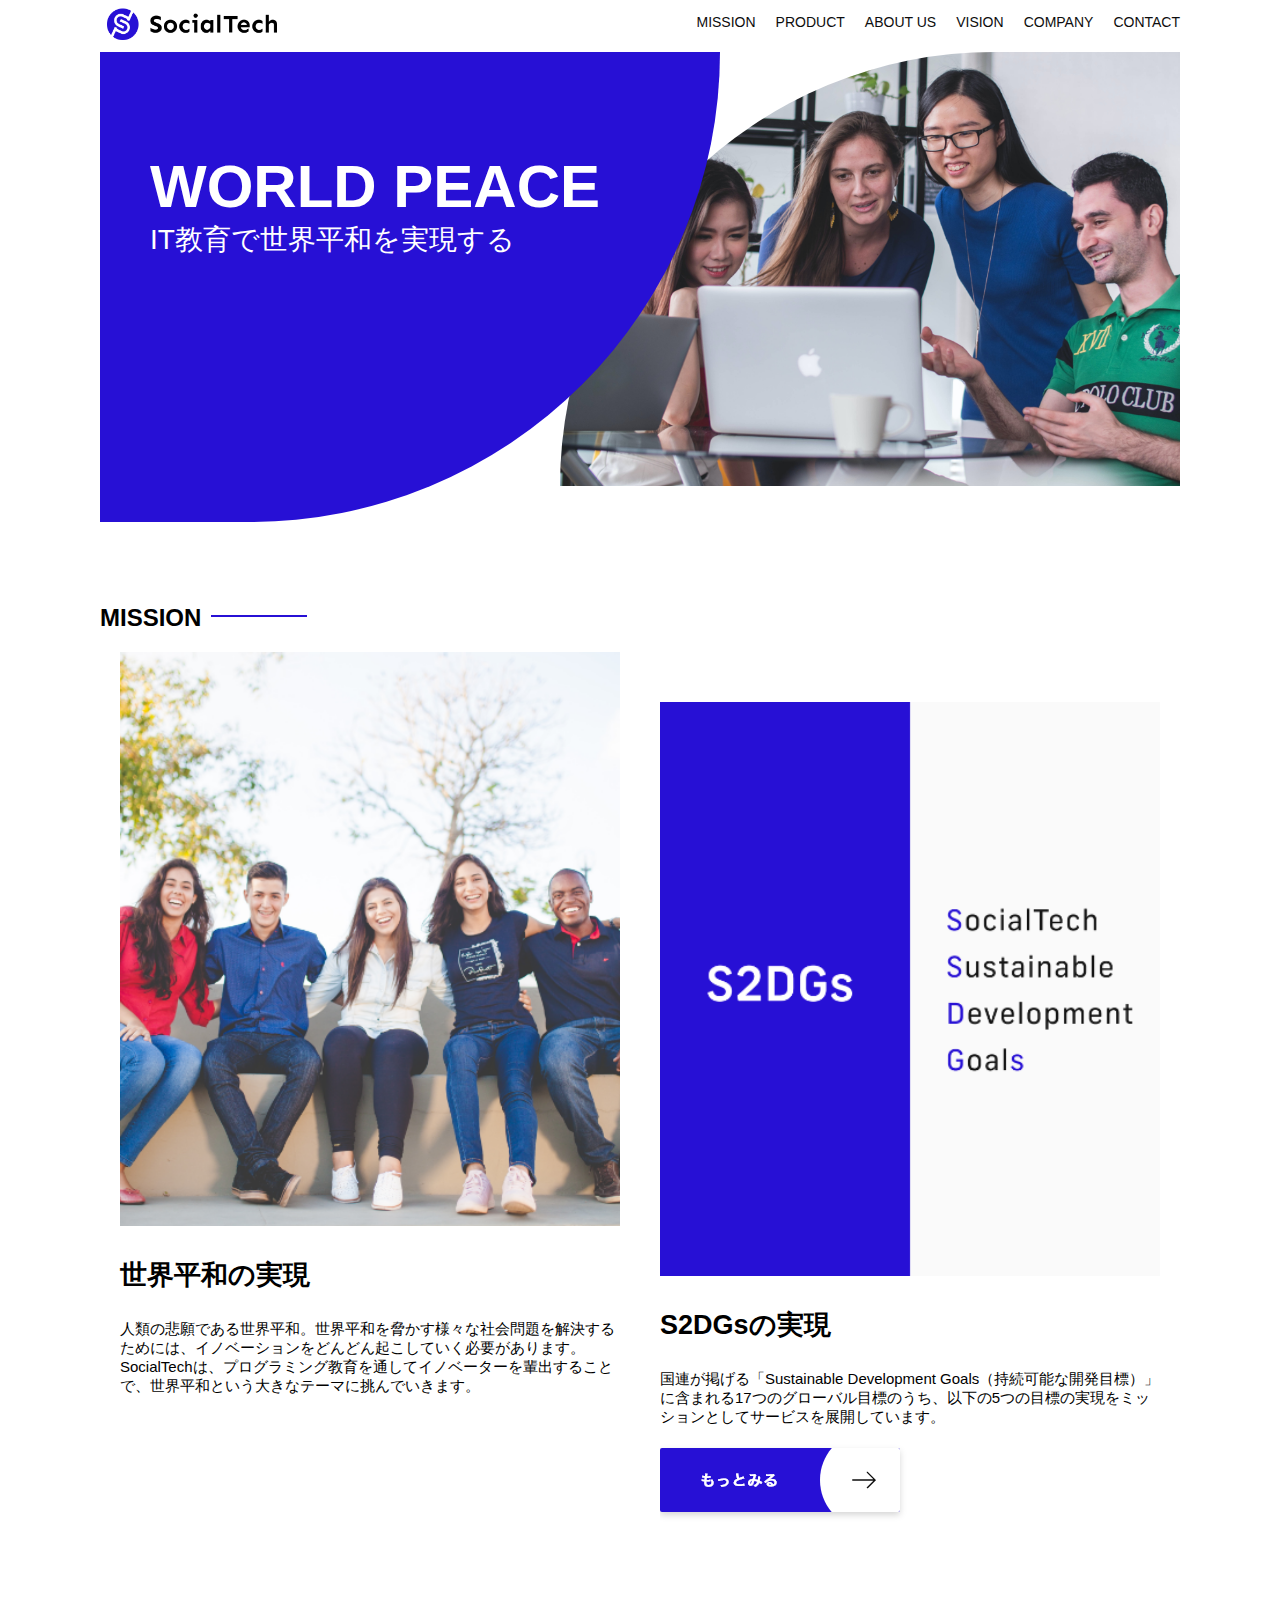
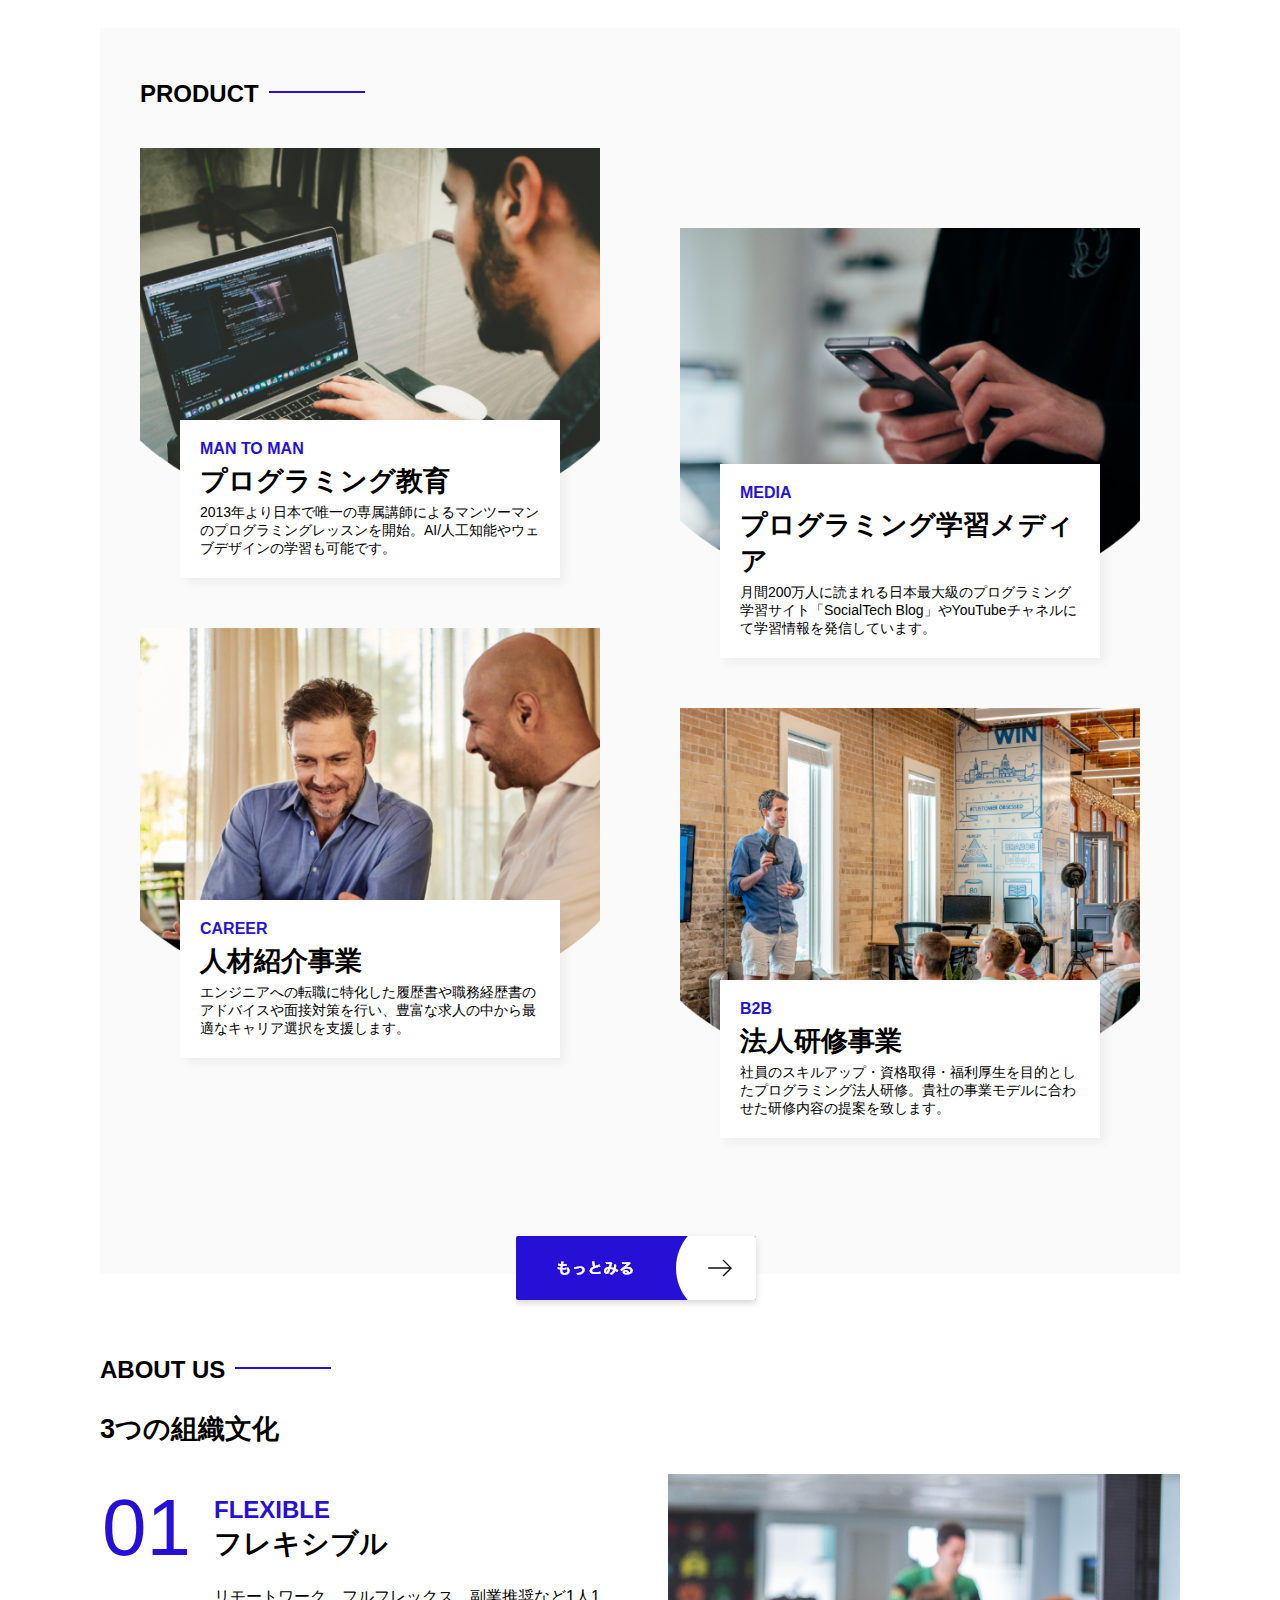
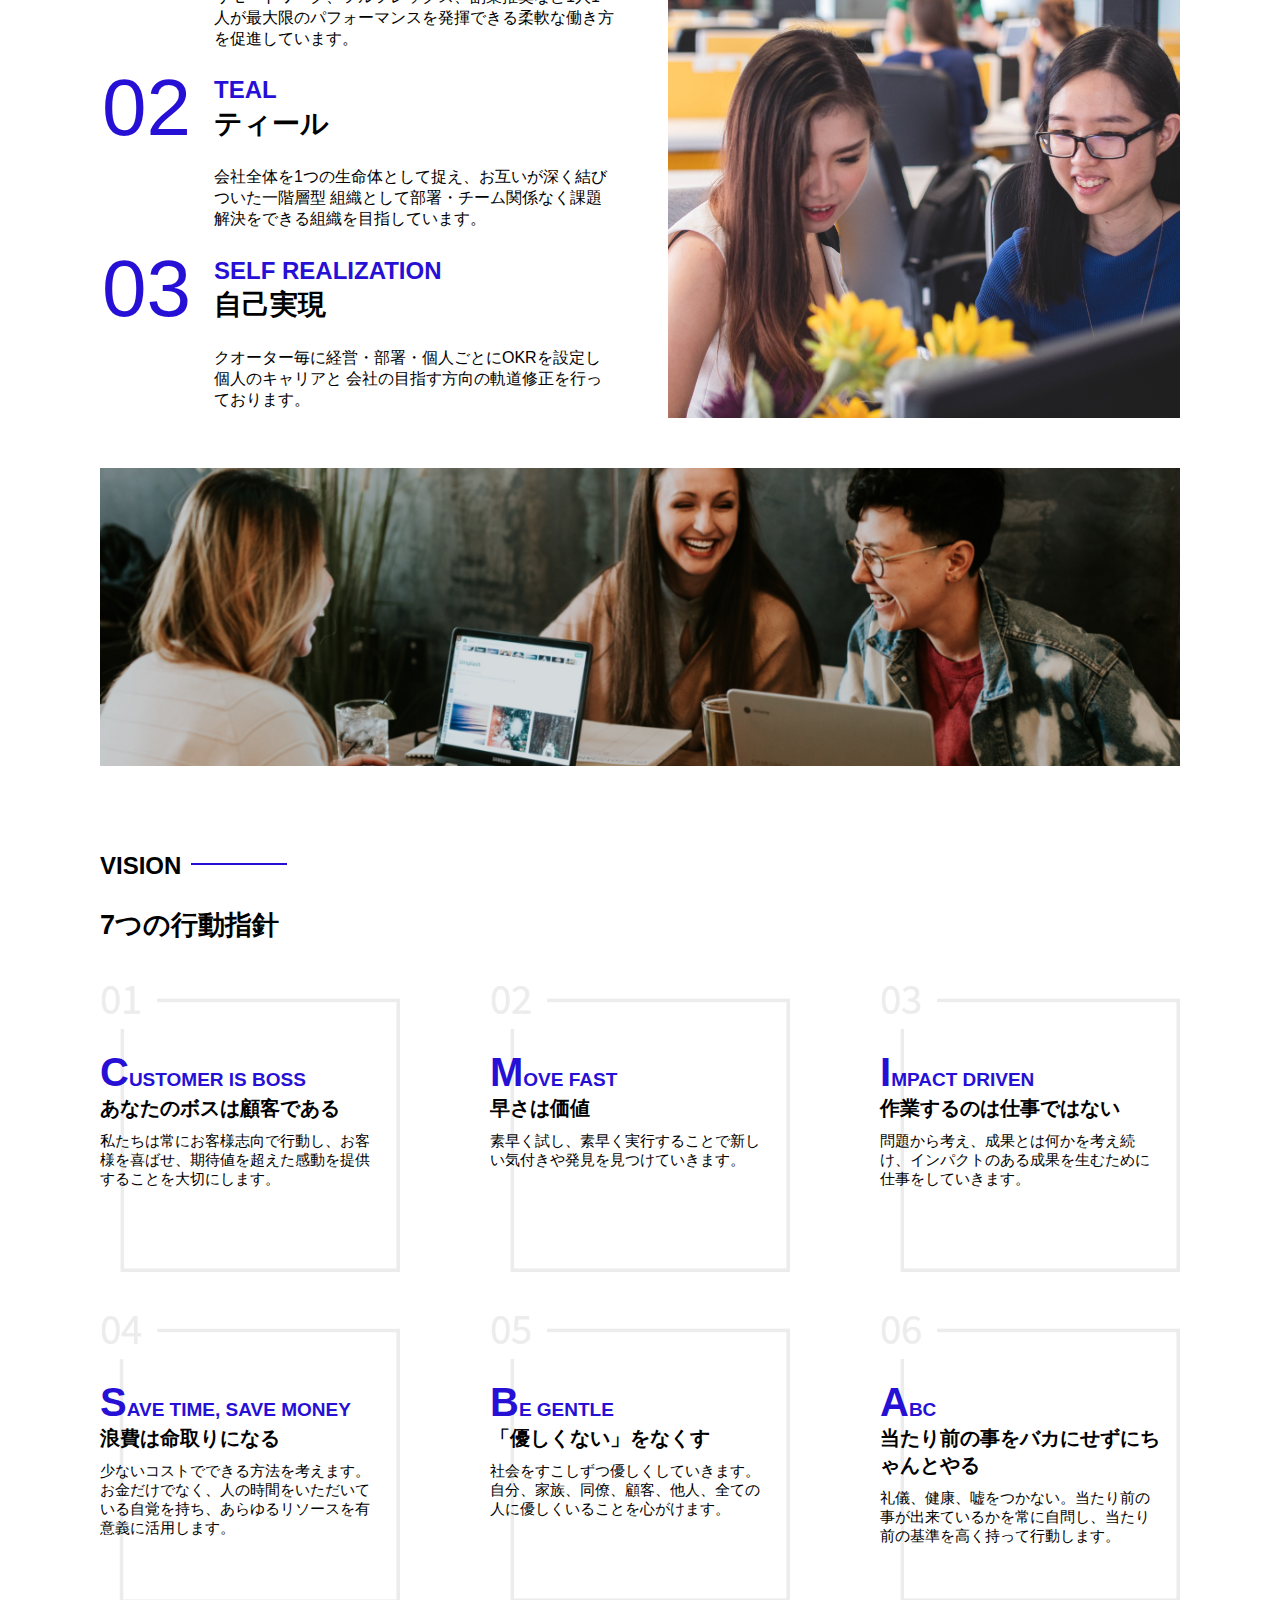
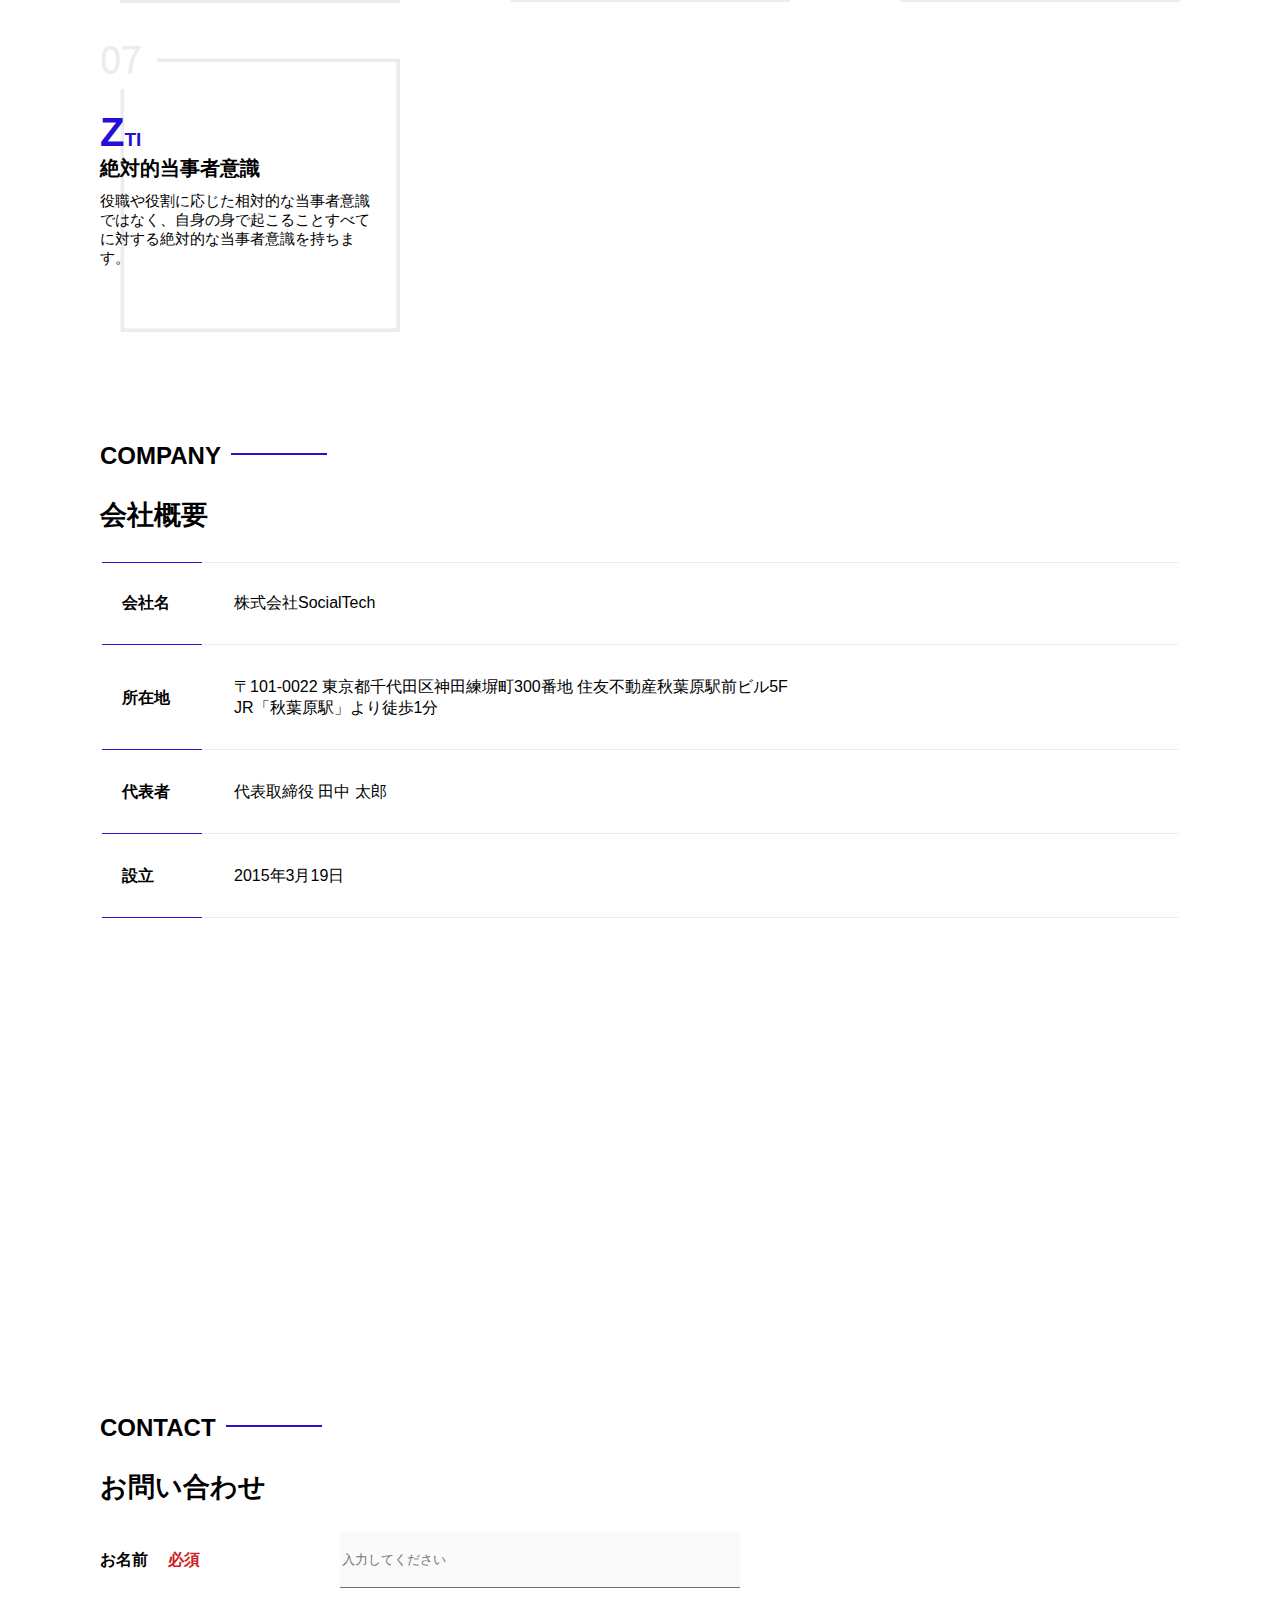
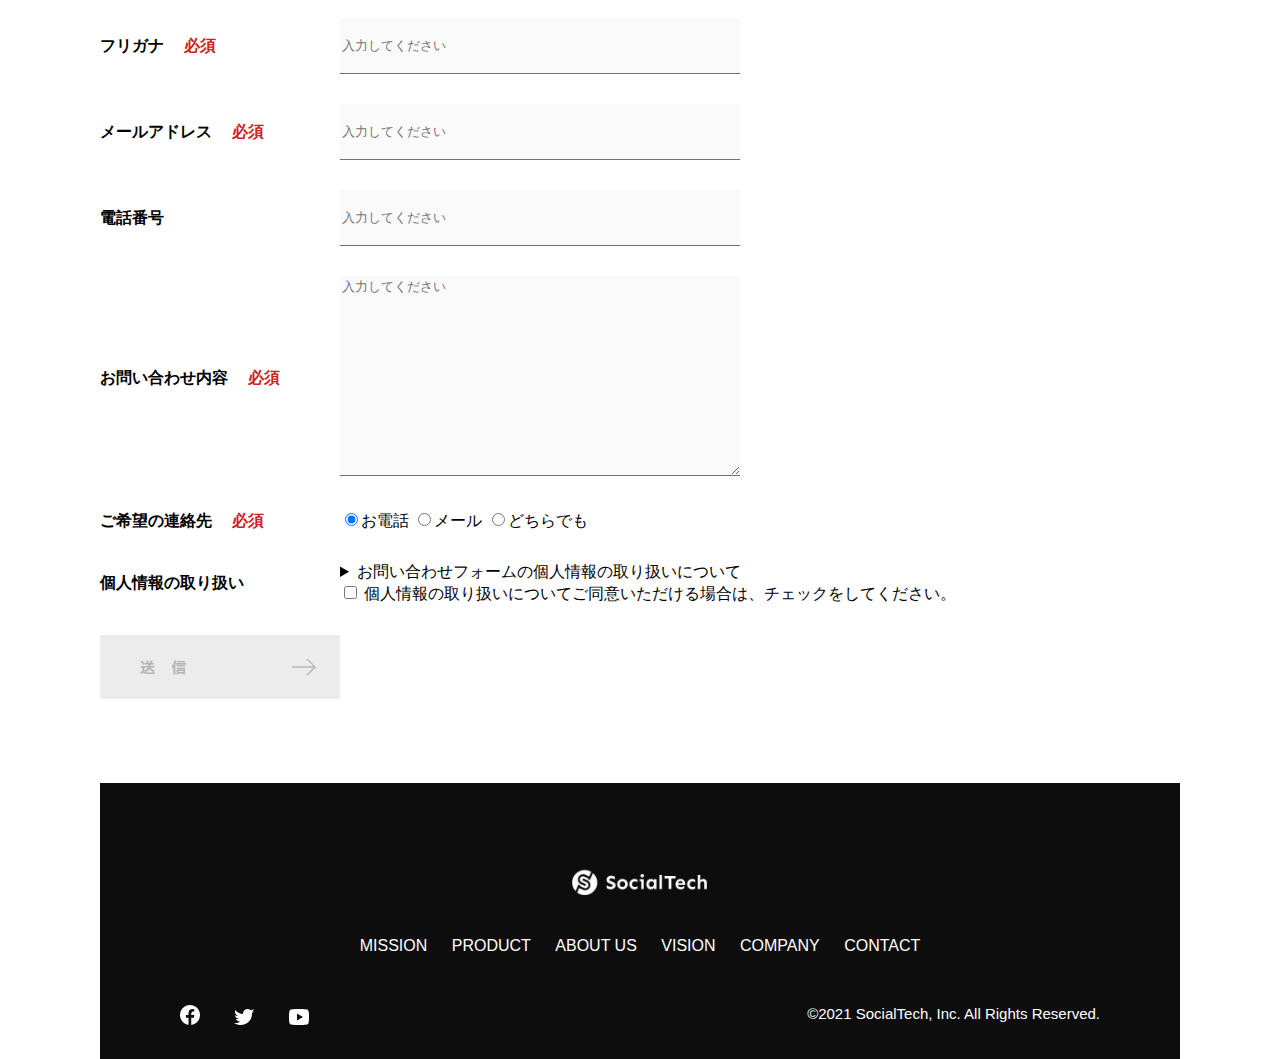
<file: index.html>
<!DOCTYPE html>
<html>
  <head>
    <title>SocialTech</title>
    <meta charset="utf-8">
    <meta name="description" content="SocialTechはEdTech業界のリーディングカンパニーを目指します。">
    <meta name="viewport" content="width=device-width, initial-scale=1.0"> 
    <link rel="stylesheet" href="style.css">
  </head>
  <body>
    <!-- ヘッダー -->
    <header>
        <!-- ロゴ -->
        <a href="index.html" id="logo">
          <img src="images/logo.png" alt="トップページに戻る">
        </a>

        <!-- PC用ナビゲーション -->
        <nav id="nav-pc">
          <ul>
            <li><a href="mission.html">MISSION</a></li>
            <li><a href="product.html">PRODUCT</a></li>
            <li><a href="index.html#aboutus">ABOUT US</a></li>
            <li><a href="index.html#vision">VISION</a></li>
            <li><a href="index.html#company">COMPANY</a></li>
            <li><a href="index.html#contact">CONTACT</a></li>
          </ul>
        </nav> 

        <!-- スマホ用メニューボタン -->
        <button id="menu-sp" onclick="document.getElementById('nav-sp').style.display = 'block'">
          <img src="images/button-menu.png" alt="ナビゲーションを開く">
        </button>

        <!-- スマホ用ナビ -->
        <div id="nav-sp">
          <button id="close" onclick="document.getElementById('nav-sp').style.display = 'none'">
            <img src="images/button-close.png" alt="ナビゲーションを閉じる">
          </button>

          <nav>
            <ul>
              <li>
                <a id="logo-sp" href="index.html" onclick="document.getElementById('nav-sp').style.display = 'none'"><img src="images/logo-sp.png" alt="トップページに戻る"></a>
              </li>
              <li><a class="menu" href="mission.html" onclick="document.getElementById('nav-sp').style.display = 'none'">MISSION</a></li>
              <li><a class="menu" href="product.html" onclick="document.getElementById('nav-sp').style.display = 'none'">PRODUCT</a></li>
              <li><a class="menu" href="index.html#aboutus" onclick="document.getElementById('nav-sp').style.display = 'none'">ABOUT US</a></li>
              <li><a class="menu" href="index.html#vision" onclick="document.getElementById('nav-sp').style.display = 'none'">VISION</a></li>
              <li><a class="menu" href="index.html#company" onclick="document.getElementById('nav-sp').style.display = 'none'">COMPANY</a></li>
              <li><a class="menu" href="index.html#contact" onclick="document.getElementById('nav-sp').style.display = 'none'">CONTACT</a></li>
            </ul>
          </nav>
          <div id="sns">
            <a href="https://www.facebook.com/sejuku2013">
              <img src="images/button-facebook.png" alt="Facebookのリンク">
            </a>
            <a href="https://twitter.com/samuraijuku">
              <img src="images/button-twitter.png" alt="Twitterのリンク">
            </a>
            <a href="https://www.youtube.com/channel/UCCFOQO5aDK0xXam4cUQXT8g">
              <img src="images/button-youtube.png" alt="YouTubeのリンク">
            </a>
          </div>
        </div>
    </header>

    <main>
      <article>
        <!-- メインビジュアル -->
        <section id="main-visual">
            <div id="main-message">
              <h1>WORLD PEACE</h1>
              <p>IT教育で世界平和を実現する</p>
            </div>
              <img src="images/index/index-main.png" alt="PCの周りに集まる多国籍の仲間たち">
        </section>

        <!-- ミッション -->
          <section id="mission">
            <h2 class="index-h2">MISSION</h2>
              <div id="mission-flex">
                <!-- 左 -->
                <div>
                  <img id="mission-photo" src="images/index/index-mission.png" alt="屋外のベンチで写真を撮影する多国籍の仲間たち">
                  <h3>世界平和の実現</h3>
                  <p>
                    人類の悲願である世界平和。世界平和を脅かす様々な社会問題を解決するためには、イノベーションをどんどん起こしていく必要があります。SocialTechは、プログラミング教育を通してイノベーターを輩出することで、世界平和という大きなテーマに挑んでいきます。
                  </p>
                </div>
                <!-- 右 -->
                <div>
                  <img id="s2dgs" src="images/index/s2dgs.png" alt="S2DGs">
                  <h3>S2DGsの実現</h3>
                  <p>国連が掲げる「Sustainable Development Goals（持続可能な開発目標）」に含まれる17つのグローバル目標のうち、以下の5つの目標の実現をミッションとしてサービスを展開しています。</p>
                  <a href="mission.html">
                    <img src="images/button-more.png" alt="もっとみる">
                  </a>
                </div>
              </div>
          </section>
          <!-- プロダクト -->
          <section id="product">
            <h2 class="index-h2">PRODUCT</h2>
              <div class="product-flex">
                <!-- プロダクトレフト -->
                <div id="product-left">
                  <div>
                    <img class="product-photo" src="images/index/index-mantoman.png" alt="PCでコードを書く男性">
                    <div class="product-explain">
                      <span>MAN TO MAN</span>
                      <h3>プログラミング教育</h3>
                      <p>2013年より日本で唯一の専属講師によるマンツーマンのプログラミングレッスンを開始。AI/人工知能やウェブデザインの学習も可能です。</p>
                    </div>
                  </div>  
                <div>
                  <img class="product-photo" src="images/index/index-career.png" alt="笑顔で話し合う2人の男性">
                  <div class="product-explain">
                    <span>CAREER</span>
                    <h3>人材紹介事業</h3>
                    <p>エンジニアへの転職に特化した履歴書や職務経歴書のアドバイスや面接対策を行い、豊富な求人の中から最適なキャリア選択を支援します。</p>
                  </div>
                </div>                
                </div>
                <!-- プロダクトライト -->
                <div id="product-right">
                  <div>
                    <img class="product-photo" src="images/index/index-media.png" alt="スマートフォンを操作する人">
                    <div class="product-explain">
                      <span>MEDIA</span>
                      <h3>プログラミング学習メディア</h3>
                      <p>月間200万人に読まれる日本最大級のプログラミング学習サイト「SocialTech Blog」やYouTubeチャネルにて学習情報を発信しています。</p>
                    </div>
                  </div>  
                  <div>
                    <img class="product-photo" src="images/index/index-b2b.png" alt="講演中の男性とそれを聴く人々">
                    <div class="product-explain">
                      <span>B2B</span>
                      <h3>法人研修事業</h3>
                      <p>社員のスキルアップ・資格取得・福利厚生を目的としたプログラミング法人研修。貴社の事業モデルに合わせた研修内容の提案を致します。</p>
                    </div>
                  </div> 
                </div>
              </div>
              <!-- プロダクトモア -->
              <div id="product-more">
                <a href="product.html">
                  <img src="images/button-more.png" alt="もっとみる">
                </a>
              </div>
          </section>
          <!-- ABOUT US -->
          <section id="aboutus">
            <h2 class="index-h2">ABOUT US</h2>
            <h3>3つの組織文化</h3>
            <div>
              <table class="culture-table">
                <tr>
                  <td class="culture-num">01</td>
                  <th><span class="culture-en">FLEXIBLE</span><br>フレキシブル</th>
                </tr>
                <tr>
                  <td>
                    <!-- 空のセル -->
                  </td>
                  <td class="culture-description">リモートワーク、フルフレックス、副業推奨など1人1人が最大限のパフォーマンスを発揮できる柔軟な働き方を促進しています。</td>
                </tr>
                <tr>
                  <td class="culture-num">02</td>
                  <th><span class="culture-en">TEAL</span><br>ティール</th>
                </tr>
                <tr>
                  <td>
                    <!-- 空のセル -->
                  </td>
                  <td class="culture-description">会社全体を1つの生命体として捉え、お互いが深く結びついた一階層型 組織として部署・チーム関係なく課題解決をできる組織を目指しています。</td>
                </tr>
                <tr>
                  <td class="culture-num">03</td>
                  <th><span class="culture-en">SELF REALIZATION</span><br>自己実現</th>
                </tr>
                <tr>
                  <td>
                    <!-- 空のセル -->
                  </td>
                  <td class="culture-description">クオーター毎に経営・部署・個人ごとにOKRを設定し個人のキャリアと 会社の目指す方向の軌道修正を行っております。</td>
                </tr>
              </table>

              <img class="culture-img" src="images/index/index-aboutus1.png" alt="笑顔で話し合う2人の女性">
            </div>
            <img class="culture-img2" src="images/index/index-aboutus2.png" alt="笑顔で話し合う3人の男女">
          </section>

          <!-- VISION -->
          <section id="vision">
            <h2 class="index-h2">VISION</h2>
            <h3>7つの行動指針</h3>
            <div>
              <div class="vision-box">
                <img src="images/index/vision-01.png" alt="01">

                <div>
                  <h4>CUSTOMER IS BOSS</h4>
                  <h5>あなたのボスは顧客である</h5>
                  <p>私たちは常にお客様志向で行動し、お客様を喜ばせ、期待値を超えた感動を提供することを大切にします。</p>
                </div>
              </div>

              <div class="vision-box">
                <img src="images/index/vision-02.png" alt="02">
                <div>
                  <h4>MOVE FAST</h4>
                  <h5>早さは価値</h5>
                  <p>素早く試し、素早く実行することで新しい気付きや発見を見つけていきます。</p>
                </div>
              </div>

              <div class="vision-box">
                <img src="images/index/vision-03.png" alt="03">
                <div>
                  <h4>IMPACT DRIVEN</h4>
                  <h5>作業するのは仕事ではない</h5>
                  <p>問題から考え、成果とは何かを考え続け、インパクトのある成果を生むために仕事をしていきます。</p>
                </div>
              </div>

              <div class="vision-box">
                <img src="images/index/vision-04.png" alt="04">
                <div>
                  <h4>SAVE TIME, SAVE MONEY</h4>
                  <h5>浪費は命取りになる</h5>
                  <p>少ないコストでできる方法を考えます。お金だけでなく、人の時間をいただいている自覚を持ち、あらゆるリソースを有意義に活用します。</p>
                </div>
              </div>

              <div class="vision-box">
                <img src="images/index/vision-05.png" alt="05">
                <div>
                  <h4>BE GENTLE</h4>
                  <h5>「優しくない」をなくす</h5>
                  <p>社会をすこしずつ優しくしていきます。自分、家族、同僚、顧客、他人、全ての人に優しくいることを心がけます。</p>
                </div>
              </div>

              <div class="vision-box">
                <img src="images/index/vision-06.png" alt="06">
                <div>
                  <h4>ABC</h4>
                  <h5>当たり前の事をバカにせずにちゃんとやる</h5>
                  <p>礼儀、健康、嘘をつかない。当たり前の事が出来ているかを常に自問し、当たり前の基準を高く持って行動します。</p>
                </div>
              </div>
              <div class="vision-box">
                <img src="images/index/vision-07.png" alt="07">
                <div>
                  <h4>ZTI</h4>
                  <h5>絶対的当事者意識</h5>
                  <p>役職や役割に応じた相対的な当事者意識ではなく、自身の身で起こることすべてに対する絶対的な当事者意識を持ちます。</p>
                </div>
              </div>
            </div>
          </section>

          <!-- COMPANY -->
          <section id="company">
            <h2 class="index-h2">COMPANY</h2>
            <h3>会社概要</h3>

              <!-- テーブル -->
              <table id="company-table">
                <tr>
                  <th class="tableheader tableheader-first">会社名</th>
                  <td class="cell cell-first">株式会社SocialTech</td>
                </tr>
                <tr>
                  <th class="tableheader">所在地</th>
                  <td class="cell">〒101-0022 東京都千代田区神田練塀町300番地 住友不動産秋葉原駅前ビル5F<br>JR「秋葉原駅」より徒歩1分</td>
                </tr>
                <tr>
                  <th class="tableheader">代表者</th>
                  <td class="cell">代表取締役 田中 太郎</td>
                </tr>
                <tr>
                  <th class="tableheader">設立</th>
                  <td class="cell">2015年3月19日</td>
                </tr>
              </table>

            <!-- 地図埋め込み -->
            <iframe 
              src="https://www.google.com/maps/embed?pb=!1m18!1m12!1m3!1d3240.0688551336807!2d139.7720776771055!3d35.69992317258124!2m3!1f0!2f0!3f0!3m2!1i1024!2i768!4f13.1!3m3!1m2!1s0x60188fee13660e23%3A0x77137876edf742ac!2z5L2P5Y-L5LiN5YuV55Sj56eL6JGJ5Y6f6aeF5YmN44OT44Or!5e0!3m2!1sja!2sjp!4v1704858013291!5m2!1sja!2sjp" 
              style="border: 0" allowfullscreen="" loading="lazy">
            </iframe>
          </section>

          <!-- お問い合わせフォーム -->
          <section id="contact">
            <h2 class="index-h2">CONTACT</h2>
            <h3>お問い合わせ</h3>

            <form>
              <div>
                <div class="contact-heading">
                  <label class="contact-label">お名前<span class="contact-span">必須</span></label>
                </div>
                <div>
                  <input type="text" name="name" placeholder="入力してください" class="contact-textbox">
                </div>
              </div>
              <div>
                <div class="contact-heading">
                  <label class="contact-label">フリガナ<span class="contact-span">必須</span></label>
                </div>
                <div>
                  <input type="text" name="hurigana" placeholder="入力してください" class="contact-textbox">
                </div>
              </div>
              <div>
                <div class="contact-heading">
                  <label class="contact-label">メールアドレス<span class="contact-span">必須</span></label>
                </div>
                <div>
                  <input type="text" name="email" placeholder="入力してください" class="contact-textbox">
                </div>
              </div>
              <div>
                <div class="contact-heading">
                  <label class="contact-label">電話番号</label>
                </div>
                <div>
                  <input type="text" name="tel" placeholder="入力してください" class="contact-textbox">
                </div>
              </div>
              <div>
                <div class="contact-heading">
                  <label class="contact-label">お問い合わせ内容<span class="contact-span">必須</span></label>
                </div>
                <div>
                  <textarea class="contact-textarea" placeholder="入力してください" name="message"></textarea>
                </div>
              </div>

              <div>
                <div class="contact-heading">
                  <label class="contact-label">ご希望の連絡先<span class="contact-span">必須</span></label>
                </div>
                <div>
                  <input class="radiobutton" type="radio" value="tel" name="contact" checked><label>お電話</label>
                  <input class="radiobutton" type="radio" value="mail" name="contact"><label>メール</label>
                  <input class="radiobutton" type="radio" value="both" name="contact"><label>どちらでも</label>
                </div>
              </div>

              <!-- 個人情報 -->
              <div>
                <div class="contact-heading">
                  <label class="contact-label">個人情報の取り扱い</label>
                </div>
                <div>
                  <details>
                    <summary>お問い合わせフォームの個人情報の取り扱いについて</summary>
                    <div>
                      <dl>
                        <dt>１．組織の名称又は氏名</dt>
                        <dd>株式会社SocialTech</dd>
                        <dt>２．個人情報保護管理者（若しくはその代理人）の氏名又は職名、所属及び連絡先</dt>
                        <dd>
                          <p>鈴木 一郎 コーポレート部</p>
                          <p>メールアドレス:samurai@example.com</p>
                          <p>TEL:03-1234-5678</p>
                        </dd>
                        <dt>３．個人情報の利用目的</dt>
                        <dd>
                          <ul>
                            <li>本サービス及び本サービスに関連する情報の提供又はそれらに関する連絡のため</li>
                            <li>ユーザーの本人確認のため</li>
                            <li>当社サービスのご案内のため</li>
                            <li>当社の商品等の広告または宣伝（電子メールによるものを含むものとします。）</li>
                          </ul>
                        </dd>
                        <dt>４．個人情報の取り扱い業務の委託</dt>
                        <dd>個人情報の取扱業務の全部または一部を外部に業務委託する場合があります。その際、弊社は、個人情報を適切に保護できる管理体制を敷き実行していることを条件として委託先を厳選したうえで、機密保持契約を委託先と締結し、お客様の個人情報を厳密に管理させます。</dd>
                        <dt>５．個人情報の開示等の請求</dt>
                        <dd>
                          お客様は、弊社に対してご自身の個人情報の開示等（利用目的の通知、開示、内容の訂正・追加・削除、利用の停止または消去、第三者への提供の停止）に関して、当社問合わせ窓口に申し出ることができます。<br>
                          その際、弊社はお客様ご本人を確認させていただいたうえで、合理的な期間内に対応いたします。<br>
                          なお、個人情報に関する弊社問合わせ先は、次の通りです。
                        </dd>
                        <dd>
                          <p>株式会社SocialTech　個人情報問合せ窓口</p>
                          <p>〒150-0043　東京都千代田区神田練塀町300番地 住友不動産秋葉原駅前ビル5F</p>
                          <p>メールアドレス：samurai@example.com　TEL：03-1234-5678</p>
                        </dd>
  
                        <dt>６．個人情報を提供されることの任意性について</dt>
                        <dd>お客様がご自身の個人情報を弊社に提供されるか否かは、お客様のご判断によりますが、もしご提供されない場合には、適切なサービスが提供できない場合がありますので予めご了承ください。</dd>
                      </dl>
                    </div>
                  </details>
                  <input type="checkbox" name="agree">
                  <span>個人情報の取り扱いについてご同意いただける場合は、チェックをしてください。</span>
                </div>
              </div>
              <input type="image" src="images/button-submit.png" alt="送信する">
            </form>
          </section>
      </article>
    </main>

    <!-- フッター -->
    <footer>
      <div id="footer-logo">
        <img src="images/logo-sp.png" alt="SocialTech">
      </div>
      <div id="footer-link">
        <a href="mission.html">MISSION</a>
        <a href="product.html">PRODUCT</a>
        <a href="index.html#aboutus">ABOUT US</a>
        <a href="index.html#vision">VISION</a>
        <a href="index.html#company">COMPANY</a>
        <a href="index.html#contact">CONTACT</a>
      </div>
      <div id="sns-footer">
        <div class="sns-btns">
          <a href="https://www.facebook.com/sejuku2013"><img src="images/button-facebook.png" alt="Facebookのリンク"></a>
          <a href="https://twitter.com/samuraijuku"><img src="images/button-twitter.png" alt="Twitterのリンク"></a>
          <a href="https://www.youtube.com/channel/UCCFOQO5aDK0xXam4cUQXT8g"><img src="images/button-youtube.png" alt="YouTubeのリンク"></a>
        </div>
        <p id="copyright">&copy;2021 SocialTech, Inc. All Rights Reserved.</p>
      </div>
    </footer>
  </body>
</html>
</file>
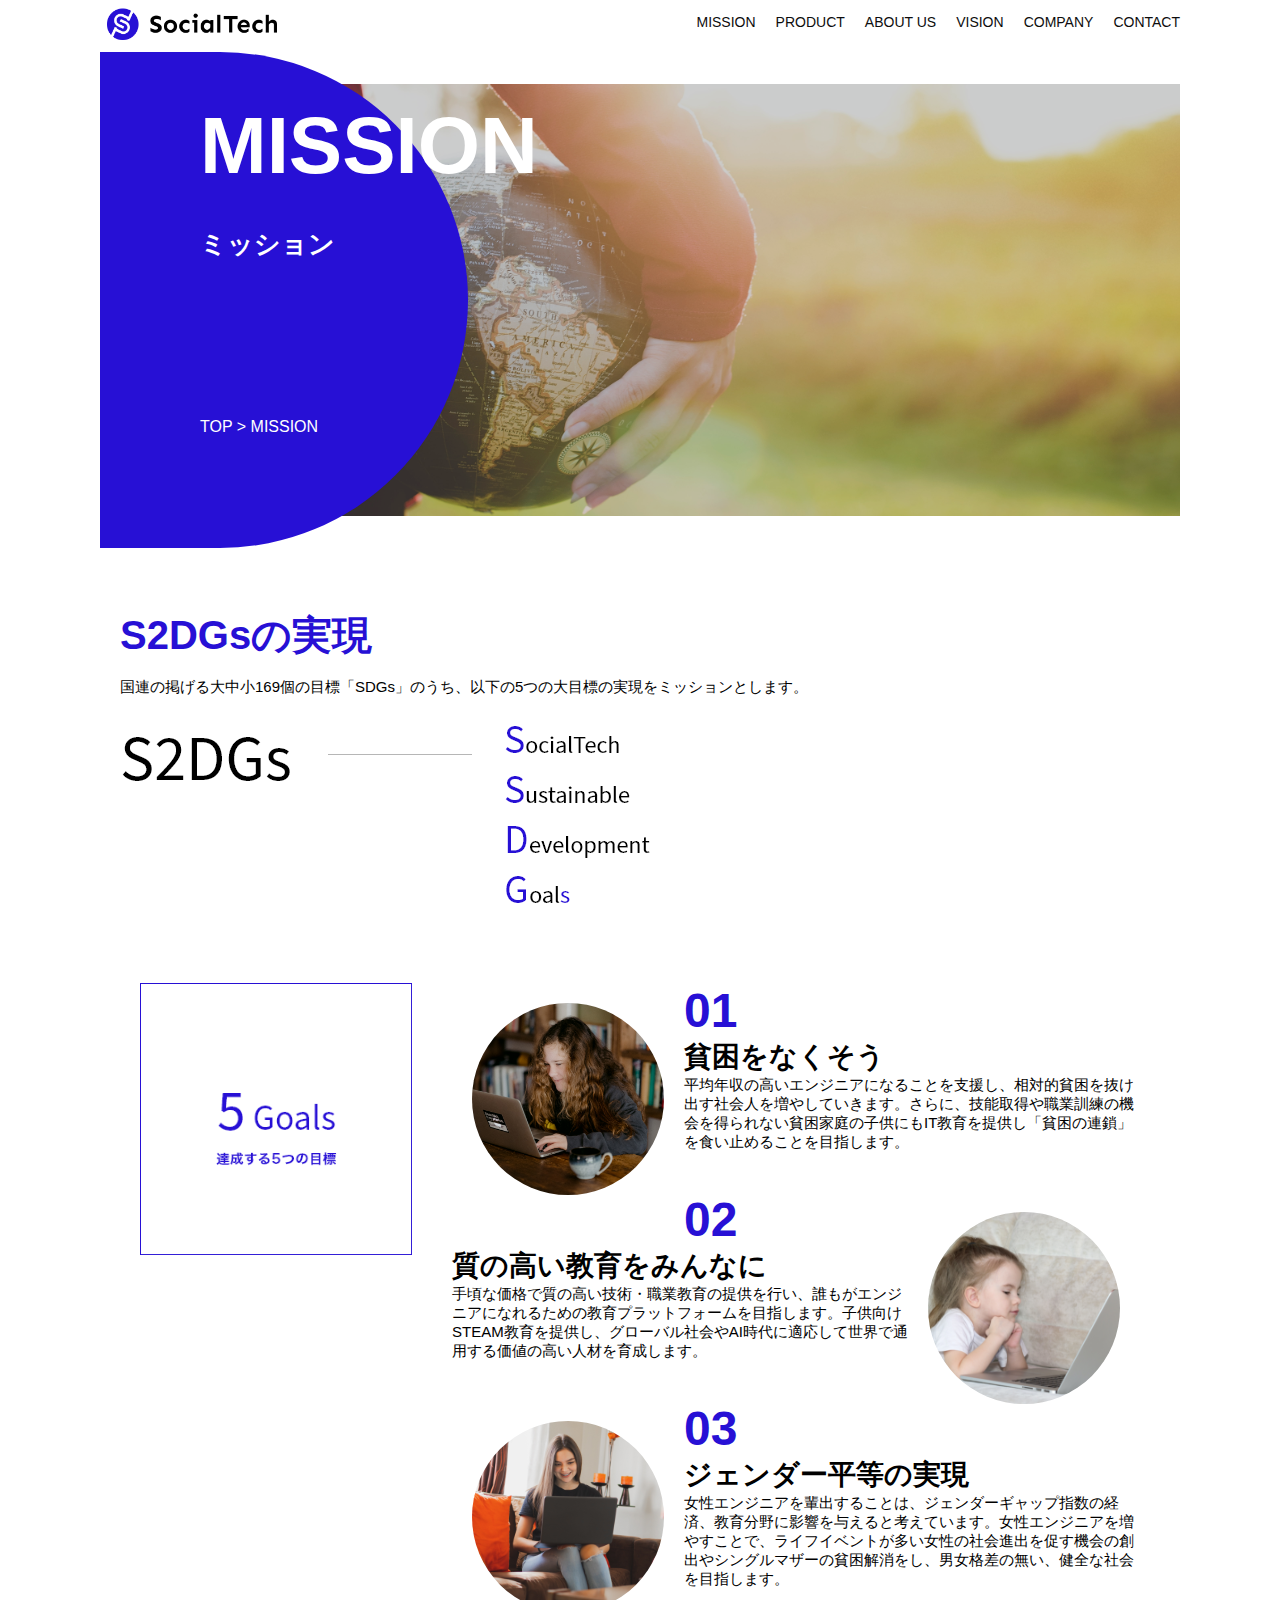
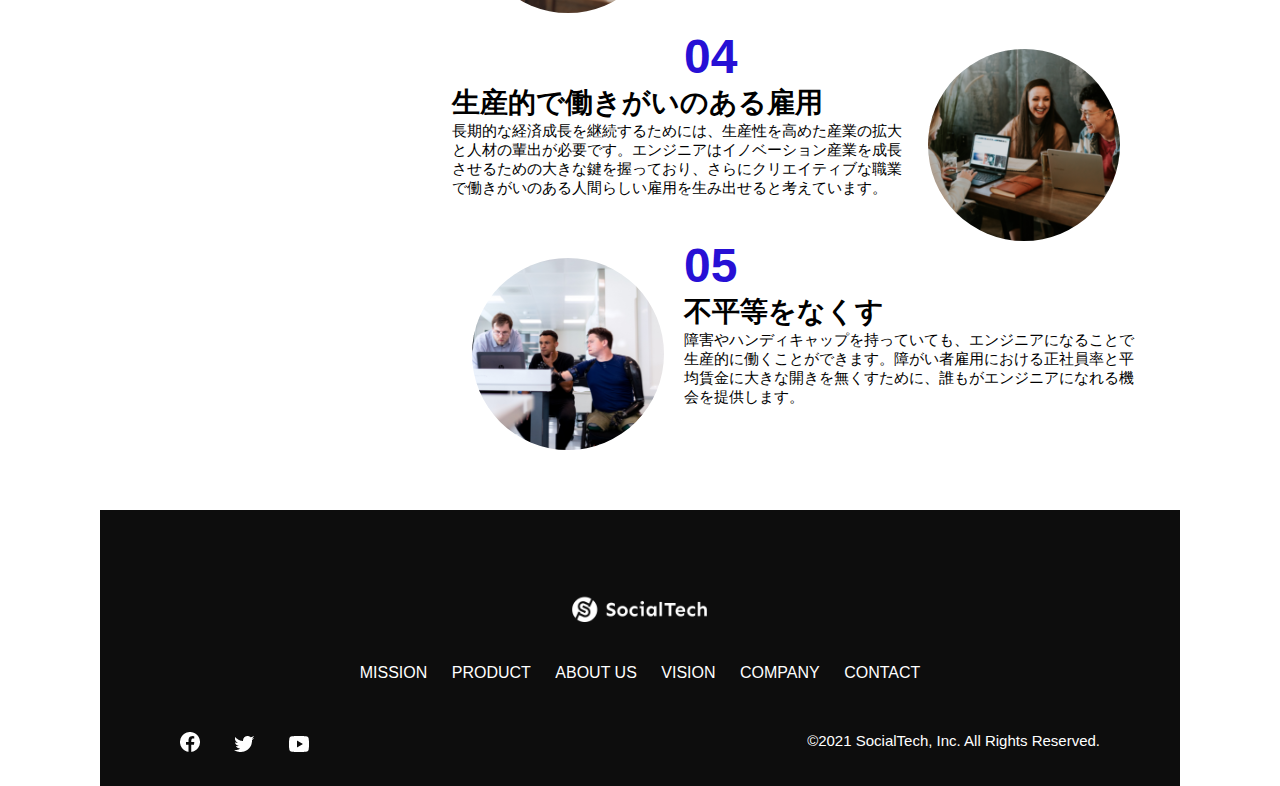
<file: mission.html>
<!DOCTYPE html>
<html>
  <head>
    <title>SocialTech - MISSION ミッション -</title>
    <meta charset="utf-8">
    <meta name="description" content="SocialTechが目指す5つの目標（S2DGs）を紹介します">
    <meta name="viewport" content="width=device-width, initial-scale=1.0">
    <link rel="stylesheet" href="style.css">
  </head>

  <body>
    <!-- ヘッダー -->
    <header>
      <!-- ロゴ -->
      <a href="index.html" id="logo">
        <img src="images/logo.png" alt="トップページに戻る">
      </a>

      <!-- PC用ナビゲーション -->
      <nav id="nav-pc">
        <ul>
          <li><a href="mission.html">MISSION</a></li>
          <li><a href="product.html">PRODUCT</a></li>
          <li><a href="index.html#aboutus">ABOUT US</a></li>
          <li><a href="index.html#vision">VISION</a></li>
          <li><a href="index.html#company">COMPANY</a></li>
          <li><a href="index.html#contact">CONTACT</a></li>
        </ul>
      </nav>

      <!-- スマホ用メニューボタン -->
      <button id="menu-sp" onclick="document.getElementById('nav-sp').style.display = 'block'">
        <img src="images/button-menu.png" alt="ナビゲーションを開く">
      </button>

      <!-- スマホ用ナビゲーション -->
      <div id="nav-sp">
        <button id="close" onclick="document.getElementById('nav-sp').style.display = 'none'">
          <img src="images/button-close.png" alt="ナビゲーションを閉じる">
        </button>

        <nav>
          <ul>
            <li>
              <a id="logo-sp" href="index.html" onclick="document.getElementById('nav-sp').style.display = 'none'"><img src="images/logo-sp.png" alt="トップページに戻る"></a>
            </li>
            <li><a class="menu" href="mission.html" onclick="document.getElementById('nav-sp').style.display = 'none'">MISSION</a></li>
            <li><a class="menu" href="product.html" onclick="document.getElementById('nav-sp').style.display = 'none'">PRODUCT</a></li>
            <li><a class="menu" href="index.html#aboutus" onclick="document.getElementById('nav-sp').style.display = 'none'">ABOUT US</a></li>
            <li><a class="menu" href="index.html#vision" onclick="document.getElementById('nav-sp').style.display = 'none'">VISION</a></li>
            <li><a class="menu" href="index.html#company" onclick="document.getElementById('nav-sp').style.display = 'none'">COMPANY</a></li>
            <li><a class="menu" href="index.html#contact" onclick="document.getElementById('nav-sp').style.display = 'none'">CONTACT</a></li>
          </ul>
        </nav>
        <div id="sns">
          <a href="https://www.facebook.com/sejuku2013">
            <img src="images/button-facebook.png" alt="Facebookのリンク">
          </a>
          <a href="https://twitter.com/samuraijuku">
            <img src="images/button-twitter.png" alt="Twitterのリンク">
          </a>
          <a href="https://www.youtube.com/channel/UCCFOQO5aDK0xXam4cUQXT8g">
            <img src="images/button-youtube.png" alt="YouTubeのリンク">
          </a>
        </div>
      </div>
    </header>

    <main>
      <article>
        <section id="mission-main">
          <div class="mission-main-inner">
            <div id="mission-title">
              <h1>MISSION<br><span>ミッション</span></h1>
              <p>TOP > MISSION</p>
            </div>
          </div>
        </section>

        <section id="mission-s2dgs">
          <h2 class="mission-h2">S2DGsの実現</h2>
          <p>国連の掲げる大中小169個の目標「SDGs」のうち、以下の5つの大目標の実現をミッションとします。</p>
          <img src="images/mission/mission-s2dgs.png" alt="S2DGs">
        </section>

        <section id="mission-five-goals">
          <div class="five-goals-image">
            <img src="images/mission/mission-5goals.png" alt="5Goals">
          </div>
          <div class="five-goals-read">
            <div>
              <img class="fivegoals-image-left" src="images/mission/mission-5goals01.png" alt="PCを操作する女の子">
              <span class="fivegoals-number">01</span>
              <h3 class="fivegoals-h3">貧困をなくそう</h3>
              <p class="fivegoals-p">平均年収の高いエンジニアになることを支援し、相対的貧困を抜け出す社会人を増やしていきます。さらに、技能取得や職業訓練の機会を得られない貧困家庭の子供にもIT教育を提供し「貧困の連鎖」を食い止めることを目指します。</p>
            </div>
            <div>
              <img class="fivegoals-image-right" src="images/mission/mission-5goals02.png" alt="PCを見つめる小さい女の子">
              <span class="fivegoals-number">02</span>
              <h3 class="fivegoals-h3">質の高い教育をみんなに</h3>
              <p class="fivegoals-p">手頃な価格で質の高い技術・職業教育の提供を行い、誰もがエンジニアになれるための教育プラットフォームを目指します。子供向けSTEAM教育を提供し、グローバル社会やAI時代に適応して世界で通用する価値の高い人材を育成します。</p>
            </div>
            <div>
              <img class="fivegoals-image-left" src="images/mission/mission-5goals03.png" alt="PCを操作する女性">

              <span class="fivegoals-number">03</span>
              <h3 class="fivegoals-h3">ジェンダー平等の実現</h3>
              <p class="fivegoals-p">女性エンジニアを輩出することは、ジェンダーギャップ指数の経済、教育分野に影響を与えると考えています。女性エンジニアを増やすことで、ライフイベントが多い女性の社会進出を促す機会の創出やシングルマザーの貧困解消をし、男女格差の無い、健全な社会を目指します。</p>
            </div>
            <div>
              <img class="fivegoals-image-right" src="images/mission/mission-5goals04.png" alt="笑顔で話し合う3人の男女">
              <span class="fivegoals-number">04</span>
              <h3 class="fivegoals-h3">生産的で働きがいのある雇用</h3>
              <p class="fivegoals-p">長期的な経済成長を継続するためには、生産性を高めた産業の拡大と人材の輩出が必要です。エンジニアはイノベーション産業を成長させるための大きな鍵を握っており、さらにクリエイティブな職業で働きがいのある人間らしい雇用を生み出せると考えています。</p>
            </div>
            <div>
              <img class="fivegoals-image-left" src="images/mission/mission-5goals05.png" alt="障害を持つ男性が生き生きと働く様子">
              <span class="fivegoals-number">05</span>
              <h3 class="fivegoals-h3">不平等をなくす</h3>
              <p class="fivegoals-p">障害やハンディキャップを持っていても、エンジニアになることで生産的に働くことができます。障がい者雇用における正社員率と平均賃金に大きな開きを無くすために、誰もがエンジニアになれる機会を提供します。</p>
            </div>
          </div>
        </section>
      </article>
    </main>

    <footer>
      <div id="footer-logo">
        <img src="images/logo-sp.png" alt="SocialTech">
      </div>
      <div id="footer-link">
        <a href="mission.html">MISSION</a>
        <a href="product.html">PRODUCT</a>
        <a href="index.html#aboutus">ABOUT US</a>
        <a href="index.html#vision">VISION</a>
        <a href="index.html#company">COMPANY</a>
        <a href="index.html#contact">CONTACT</a>
      </div>
      <div id="sns-footer">
        <div class="sns-btns">
          <a href="https://www.facebook.com/sejuku2013"><img src="images/button-facebook.png" alt="Facebookのリンク"></a>
          <a href="https://twitter.com/samuraijuku"><img src="images/button-twitter.png" alt="Twitterのリンク"></a>
          <a href="https://www.youtube.com/channel/UCCFOQO5aDK0xXam4cUQXT8g"><img src="images/button-youtube.png" alt="YouTubeのリンク"></a>
        </div>
        <p id="copyright">&copy;2021 SocialTech, Inc. All Rights Reserved.</p>
      </div>
    </footer>

  </body>
</html>
</file>
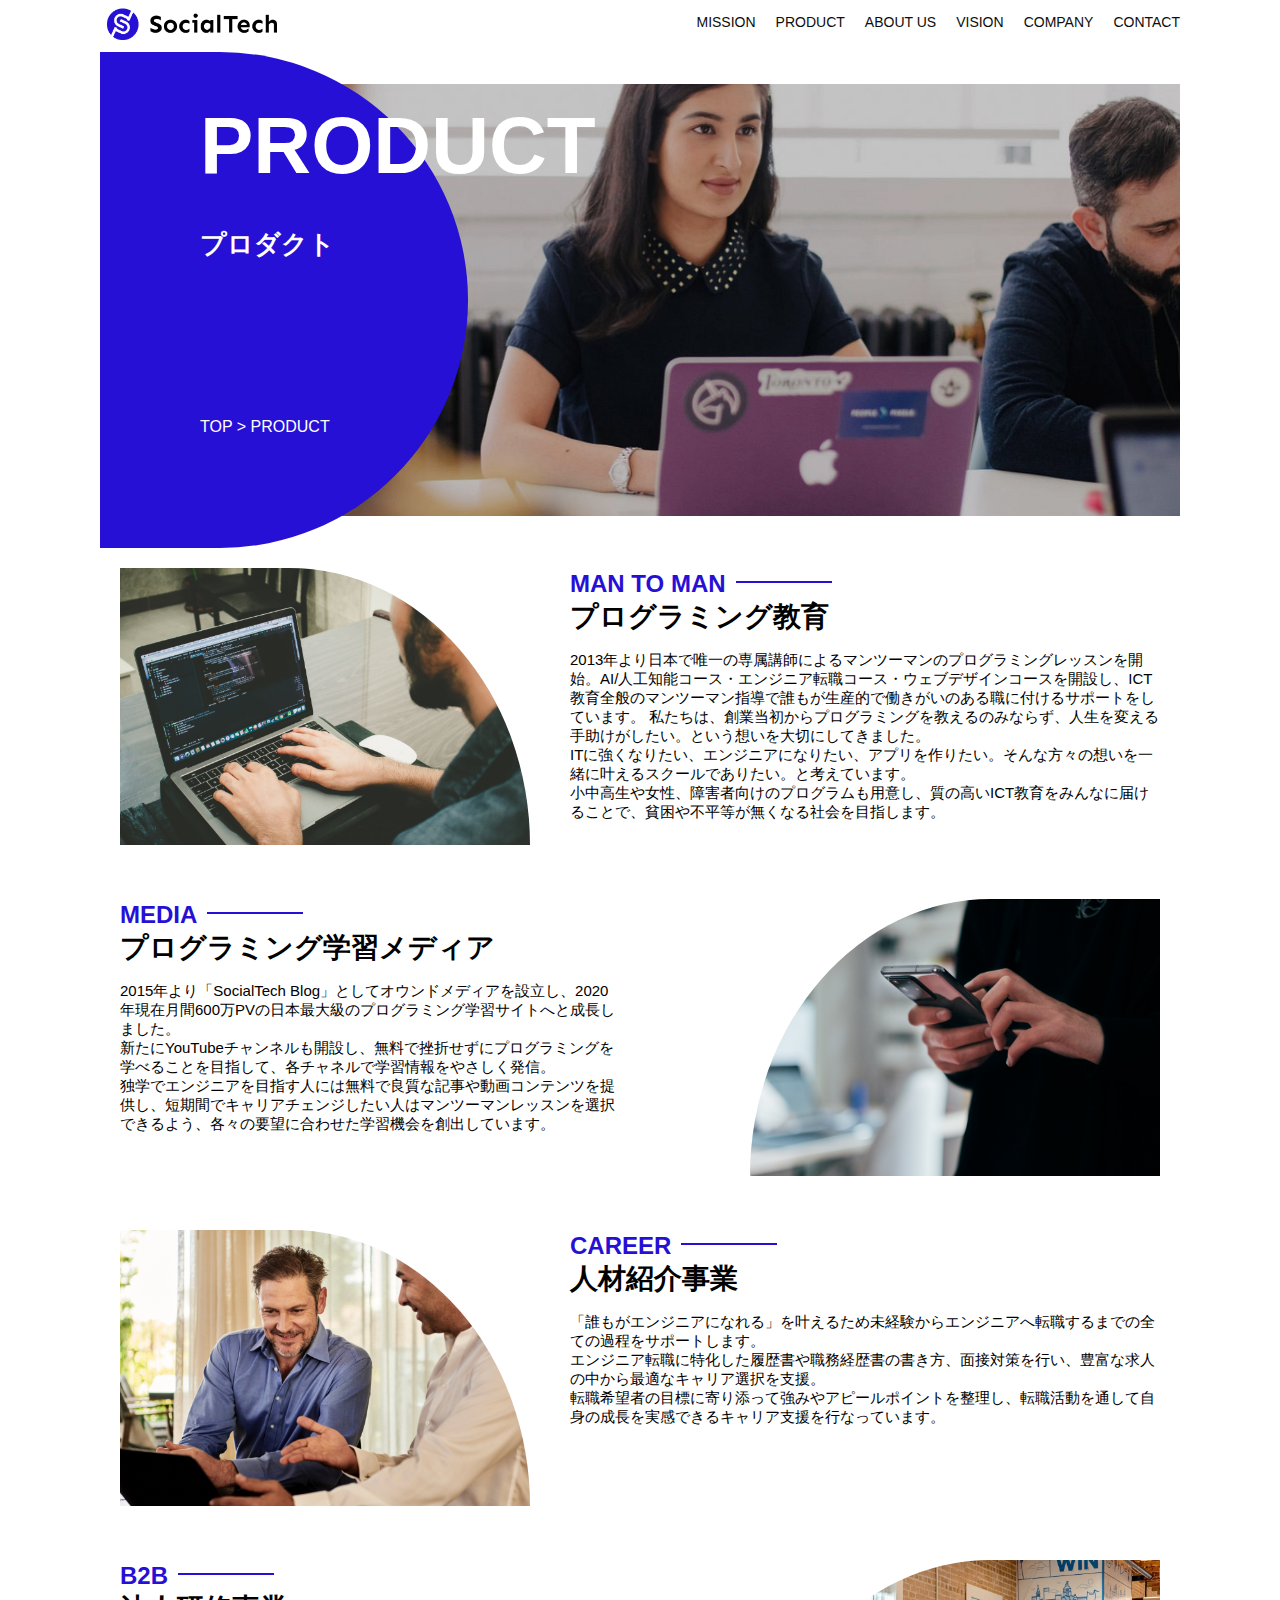
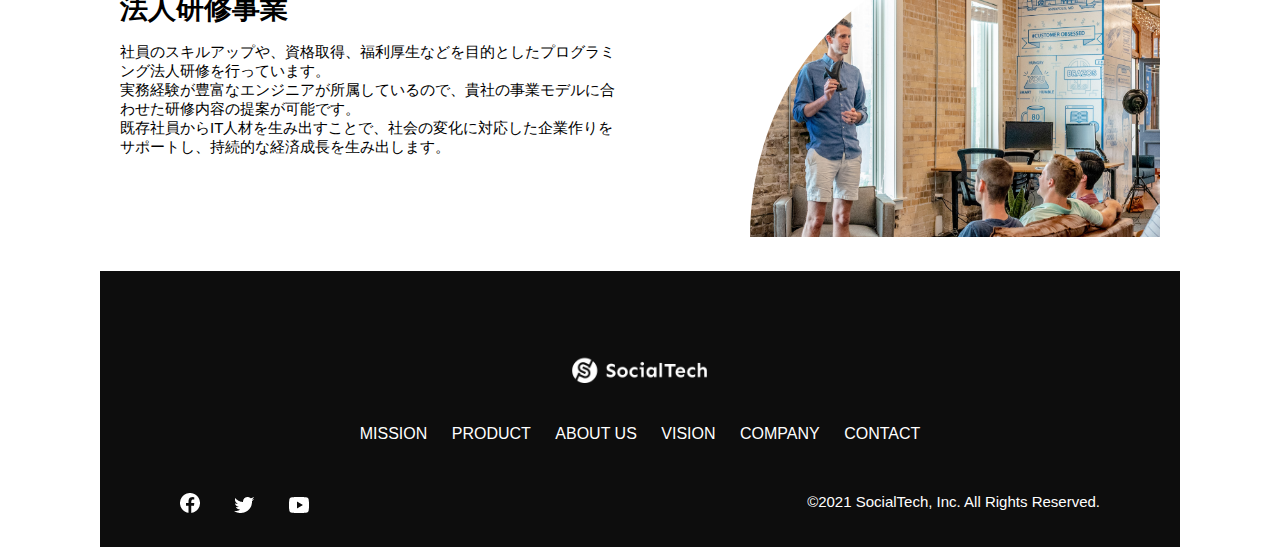
<file: product.html>
<!DOCTYPE html>
<html>
  <head>
    <title>SocialTech -PRODUCT プロダクト-</title>
    <meta charset="utf-8">
    <meta name="description" content="SocialTechの4つのプロダクトを紹介します">
    <meta name="viewport" content="width=device-width, initial-scale=1.0">
    <link rel="stylesheet" href="style.css">
  </head>

  <body>
    <!-- ヘッダー -->
    <header>
      <!-- ロゴ -->
      <a href="index.html" id="logo">
        <img src="images/logo.png" alt="トップページに戻る">
      </a>

      <!-- PC用ナビゲーション -->
      <nav id="nav-pc">
        <ul>
          <li><a href="mission.html">MISSION</a></li>
          <li><a href="product.html">PRODUCT</a></li>
          <li><a href="index.html#aboutus">ABOUT US</a></li>
          <li><a href="index.html#vision">VISION</a></li>
          <li><a href="index.html#company">COMPANY</a></li>
          <li><a href="index.html#contact">CONTACT</a></li>
        </ul>
      </nav>

      <!-- スマホ用メニューボタン -->
      <button id="menu-sp" onclick="document.getElementById('nav-sp').style.display = 'block'">
        <img src="images/button-menu.png" alt="ナビゲーションを開く">
      </button>

      <!-- スマホ用ナビゲーション -->
      <div id="nav-sp">
        <button id="close" onclick="document.getElementById('nav-sp').style.display = 'none'">
          <img src="images/button-close.png" alt="ナビゲーションを閉じる">
        </button>

        <nav>
          <ul>
            <li>
              <a id="logo-sp" href="index.html" onclick="document.getElementById('nav-sp').style.display = 'none'"><img src="images/logo-sp.png" alt="トップページに戻る"></a>
            </li>
            <li><a class="menu" href="mission.html" onclick="document.getElementById('nav-sp').style.display = 'none'">MISSION</a></li>
            <li><a class="menu" href="product.html" onclick="document.getElementById('nav-sp').style.display = 'none'">PRODUCT</a></li>
            <li><a class="menu" href="index.html#aboutus" onclick="document.getElementById('nav-sp').style.display = 'none'">ABOUT US</a></li>
            <li><a class="menu" href="index.html#vision" onclick="document.getElementById('nav-sp').style.display = 'none'">VISION</a></li>
            <li><a class="menu" href="index.html#company" onclick="document.getElementById('nav-sp').style.display = 'none'">COMPANY</a></li>
            <li><a class="menu" href="index.html#contact" onclick="document.getElementById('nav-sp').style.display = 'none'">CONTACT</a></li>
          </ul>
        </nav>
        <div id="sns">
          <a href="https://www.facebook.com/sejuku2013">
            <img src="images/button-facebook.png" alt="Facebookのリンク">
          </a>
          <a href="https://twitter.com/samuraijuku">
            <img src="images/button-twitter.png" alt="Twitterのリンク">
          </a>
          <a href="https://www.youtube.com/channel/UCCFOQO5aDK0xXam4cUQXT8g">
            <img src="images/button-youtube.png" alt="YouTubeのリンク">
          </a>
        </div>
      </div>
    </header>

    <main>
      <article>
        <section id="product-main">
          <div class="product-main-inner">
            <div id="product-title">
              <h1>PRODUCT<br><span>プロダクト</span></h1>
              <p>TOP > PRODUCT</p>
            </div>
          </div>
        </section>

        <section class="product-section product-section-left">
          <div class="product-section-img">
            <img src="images/product/product-mantoman.png" alt="PCでコードを書く男性">
          </div>
          <div class="product-read">
            <h2 class="product-h2">MAN TO MAN</h2>
            <h3 class="product-h3">プログラミング教育</h3>
            <p>
              2013年より日本で唯一の専属講師によるマンツーマンのプログラミングレッスンを開始。AI/人工知能コース・エンジニア転職コース・ウェブデザインコースを開設し、ICT教育全般のマンツーマン指導で誰もが生産的で働きがいのある職に付けるサポートをしています。 私たちは、創業当初からプログラミングを教えるのみならず、人生を変える手助けがしたい。という想いを大切にしてきました。<br>ITに強くなりたい、エンジニアになりたい、アプリを作りたい。そんな方々の想いを一緒に叶えるスクールでありたい。と考えています。<br>小中高生や女性、障害者向けのプログラムも用意し、質の高いICT教育をみんなに届けることで、貧困や不平等が無くなる社会を目指します。
            </p>
          </div>
        </section>
        <section class="product-section product-section-right">
          <div class="product-read">
            <h2 class="product-h2">MEDIA</h2>
            <h3 class="product-h3">プログラミング学習メディア</h3>
            <p>
              2015年より「SocialTech Blog」としてオウンドメディアを設立し、2020年現在月間600万PVの日本最大級のプログラミング学習サイトへと成長しました。<br>新たにYouTubeチャンネルも開設し、無料で挫折せずにプログラミングを学べることを目指して、各チャネルで学習情報をやさしく発信。<br>独学でエンジニアを目指す人には無料で良質な記事や動画コンテンツを提供し、短期間でキャリアチェンジしたい人はマンツーマンレッスンを選択できるよう、各々の要望に合わせた学習機会を創出しています。
            </p>
          </div>
          <div class="product-section-img">
            <img src="images/product/product-media.png" alt="スマートフォンを操作する人">
          </div>
        </section>

        <section class="product-section product-section-left">
          <div class="product-section-img">
            <img src="images/product/product-career.png" alt="笑顔で話し合う2人の男性">
          </div>
          <div class="product-read">
            <h2 class="product-h2">CAREER</h2>
            <h3 class="product-h3">人材紹介事業</h3>
            <p>
              「誰もがエンジニアになれる」を叶えるため未経験からエンジニアへ転職するまでの全ての過程をサポートします。<br>エンジニア転職に特化した履歴書や職務経歴書の書き方、面接対策を行い、豊富な求人の中から最適なキャリア選択を支援。<br>転職希望者の目標に寄り添って強みやアピールポイントを整理し、転職活動を通して自身の成長を実感できるキャリア支援を行なっています。
            </p>
          </div>
        </section>
        <section class="product-section product-section-right">
          <div class="product-read">
            <h2 class="product-h2">B2B</h2>
            <h3 class="product-h3">法人研修事業</h3>
            <p>
              社員のスキルアップや、資格取得、福利厚生などを目的としたプログラミング法人研修を行っています。<br>実務経験が豊富なエンジニアが所属しているので、貴社の事業モデルに合わせた研修内容の提案が可能です。<br>既存社員からIT人材を生み出すことで、社会の変化に対応した企業作りをサポートし、持続的な経済成長を生み出します。
            </p>
          </div>
          <div class="product-section-img">
            <img src="images/product/product-b2b.png" alt="講演中の男性とそれを聴く人々">
          </div>
        </section>




      </article>
    </main>

    <footer>
      <div id="footer-logo">
        <img src="images/logo-sp.png" alt="SocialTech">
      </div>
      <div id="footer-link">
        <a href="mission.html">MISSION</a>
        <a href="product.html">PRODUCT</a>
        <a href="index.html#aboutus">ABOUT US</a>
        <a href="index.html#vision">VISION</a>
        <a href="index.html#company">COMPANY</a>
        <a href="index.html#contact">CONTACT</a>
      </div>
      <div id="sns-footer">
        <div class="sns-btns">
          <a href="https://www.facebook.com/sejuku2013"><img src="images/button-facebook.png" alt="Facebookのリンク"></a>
          <a href="https://twitter.com/samuraijuku"><img src="images/button-twitter.png" alt="Twitterのリンク"></a>
          <a href="https://www.youtube.com/channel/UCCFOQO5aDK0xXam4cUQXT8g"><img src="images/button-youtube.png" alt="YouTubeのリンク"></a>
        </div>
        <p id="copyright">&copy;2021 SocialTech, Inc. All Rights Reserved.</p>
      </div>
    </footer>
    
  </body>
</html>
</file>
<file: style.css>
/* PC、スマホ共通スタイル */
* {
  box-sizing: border-box;
}

p {
  font-size: 15px;
}

body {
  max-width: 1080px;
  margin: 0 auto 0 auto;
  font-family: "Source Sans Pro", "Hiragino Kaku Gothic ProN", Meiryo, Arial, sans-serif
}

/* ヘッダー */
header {
  display: flex;
  justify-content: space-between;
}

/* ナビゲーションのレイアウト */
#nav-pc {
  font-size: 14px;
}

#nav-pc ul {
  display: flex;
  padding-left: 0;
}

#nav-pc li {
  list-style: none;
}

/* ナビゲーションのリンクの装飾設定 */
#nav-pc a {
  text-decoration: none;
  margin-left: 20px;
  color: #0d0d0d;
}

#nav-pc a:hover {
  text-decoration: underline;
}

/* スマホ用ナビを非表示 */
#nav-sp,
#menu-sp {
  display: none;
}

/* メインビジュアル */
#main-visual {
  position: relative;
  height: 470px;
}

#main-message {
  position: absolute;
  top: 0;
  left: 0;
  background-color: #2710d5;
  color: #fff;
  border-radius: 0 0 476px 0;
  max-width: 620px;
  height: 100%;
  width: 100%;
  z-index: 11;
}

#main-message > h1 {
  font-size: 60px;
  margin: 100px 0 0 50px;
}
#main-message >p {
  font-size: 28px;
  margin: 0 0 0 50px;
}

#main-visual > img {
  max-width: 620px;
  border-radius: 476px 0 0 0;
  position: absolute;
  top: 0;
  right: 0;
  z-index: 10;
}

/* 見出し */
h2 {
  margin: 40px 0 0 0;
}

h2::after {
  content: url("images/line.png");
  margin-left: 10px;
}

h3 {
  font-size: 27px;
}

/* ミッション */
#mission {
  margin: 80px auto 80px auto;
}

#mission-flex {
  display: flex;
}

#mission-flex > div {
  width: 50%;
  margin: 20px;
}

#mission-photo {
  width: 100%;
}

#s2dgs {
  margin-top: 50px;
  width: 100%;
}

/* プロダクト */
#product {
  background-color: #fafafa;
  margin: 80px 0 80px 0;
  padding: 10px 40px 0 40px;
}

/* 外枠 */
#product .product-flex {
  margin-top: 40px;
  display: flex;
}

/* 左のカラム */
#product-left {
  width: 50%;
  margin-right: 20px;
}

/* 右のカラム */
#product-right {
  width: 50%;
  margin-left: 20px;
  margin-top: 80px;
}

/* 画像と説明の枠 */
#product-left > div {
  position: relative;
  height: 480px;
  margin-right: 20px;
}

#product-right > div {
  position: relative;
  height: 480px;
  margin-left: 20px;
}

/* 画像 */
.product-photo {
  width: 100%;
}

/* 説明文の枠 */
.product-explain {
  background-color: #fff;
  position: absolute;
  left: 0;
  bottom: 50px;
  margin: 0 40px;
  padding: 20px;
  box-shadow: 5px 5px 10px rgba(0, 0, 0, 0.05);
}

/* 説明文の英語 */
.product-explain > span {
  color: #2710d5;
  font-weight: bold;
  font-size: 16px;
  margin: 0;
}

/* 説明文の見出し */
.product-explain >h3 {
  margin: 5px 0;
}

/* 説明文 */
.product-explain > p {
  font-size: 14px;
  margin: 0;
}

/* もっとみるボタン */
#product-more {
  text-align: center;
}

#product-more a {
  position: relative;
  bottom: -42px;
}

/* ABOUT US */
#aboutus {
  margin: 80px auto;
}

/* 3つの組織文化と画像を入れる枠 */
#aboutus > div {
  display: flex;
}

/* 画像 */
.culture-img {
  width: 50%;
  align-self: flex-start;
}

.culture-img2 {
  margin-top: 50px;
  width: 100%;
}

/* 3つの組織文化の表 */
.culture-table {
  margin-right: 50px;
}

/* 番号 */
.culture-num {
  font-size: 80px;
  color: #2710d5;
  padding: 0 20px 0 0;
}

/* 見出し */
.culture-table th {
  text-align: left;
  font-size: 28px;
  font-weight: bold;
}

/* 組織文化英語 */
.culture-en {
  color: #2710d5;
  font-size: 24px;
}

/* 説明文 */
.culture-description {
  margin: 0;
}

/* ビジョン */
#vision {
  margin: 80px auto;
}

/* セクション内の外枠 */
#vision > div {
  display: flex;
  justify-content: space-between;
  flex-wrap: wrap;
}

/* 7つの行動指針の枠 */
.vision-box {
  width: 300px;
  height: 300px;
  margin-bottom: 30px;
  position: relative;
}

.vision-box > img {
  width: 100%;
  position: relative;
  z-index: 30;
}

.vision-box > div {
  position: absolute;
  top: 0;
  left: 0;
  z-index: 31;
  margin-right: 20px;
}

.vision-box > div >h4 {
  color: #2710d5;
  font-size: 19px;
  margin: 80px 0 0 0;
}

.vision-box > div > h4::first-letter {
  font-size: 40px;
}

.vision-box >div > h5 {
  font-size: 20px;
  margin: 0;
}

.vision-box > div > p {
  margin: 10px 0 0;
}

/* 会社概要 */
#company {
  margin: 80px auto;
}

#company-table {
  width: 100%;
}

.tableheader {
  text-align: left;
  padding: 20px;
  border-bottom-color: #2710d5;
  border-bottom-width: 1px;
  border-bottom-style: solid;
  width: 100px;
}

.tableheader-first {
  border-top-color: #2710d5;
  border-top-width: 1px;
  border-top-style: solid;
}

.cell {
  padding: 30px;
  border-bottom-color: #ececec;
  border-bottom-width: 1px;
  border-bottom-style: solid;
}

.cell-first {
  border-top-color: #ececec;
  border-top-width: 1px;
  border-top-style: solid;
}

#company > iframe {
  width: 100%;
  height: 368px;
  margin-top: 40px;
}

/* お問い合わせ */
#contact {
  margin: 80px auto;
}

/* 外枠 */
#contact > form > div {
  display: flex;
  flex-direction: row;
  flex-wrap: wrap;
  padding-bottom: 30px;
}

/* 左列の見出し */
.contact-heading {
  width: 240px;
  align-self: center;
}
/* 見出しのラベル */
.contact-label {
  font-weight: bold;
}
/* 必須 */
.contact-span {
  color: #ce2222;
  margin: 0 0 0 20px;
  font-weight: bold;
}

/* テキストボックス */
.contact-textbox {
  border-top: 0;
  border-left: 0;
  border-right: 0;
  border-bottom-width: 1px;
  border-bottom-color: #707070;
  border-style: solid;
  background-color: #fafafa;
  width: 400px;
  height: 56px;
}
/* お問い合わせ内容のテキストエリア */
.contact-textarea {
  border-top: 0;
  border-left: 0;
  border-right: 0;
  border-bottom-width: 1px;
  border-bottom-color: #707070;
  background-color: #fafafa;
  width: 400px;
  height: 200px;
}

/* 個人情報の取り扱い */
#contact dt {
  font-weight: bold;
}
#contact dd {
  margin: 0 0 16px 0;
}
#contact dd p {
  margin: 0;
}
#contact dd ul {
  padding-left: 0;
}
#contact dd li {
  margin-bottom: 0;
  list-style: none;
}

/* フッター */
footer {
  background-color: #0d0d0d;
  text-align: center;
  padding: 80px 80px 30px 80px;
}

#footer-logo {
  margin-bottom: 30px;
}

#footer-link {
  margin-bottom: 50px;
}

#footer-link >a {
  text-decoration: none;
  margin: 10px;
  color: #fff;
}

#footer-link > a:hover {
  text-decoration: underline;
}

#sns-footer {
  display: flex;
  justify-content: space-between;
  text-align: left;
}

#sns-footer a {
  margin-right: 30px;
}

#copyright {
  color: #fff;
  margin: 0;
}

/* mission.html用スタイル */
/* ミッションのメインビジュアル */
.mission-main-inner {
  background-image: url(images/mission/mission-main.png);
  background-repeat: no-repeat;
  background-position-y: center;
}
#mission-title {
  background-color: #2710d5;
  width: 368px;
  color: #fff;
  height: 496px;
  border-radius: 0 248px 248px 0;
  position: relative;
}
#mission-title h1 {
  position: absolute;
  top: 0;
  left: 100px;
  font-size: 80px;
  line-height: 1;
}
#mission-title h1 span {
  font-size: 26px;
}
#mission-title > p {
  position: absolute;
  top: 350px;
  left: 100px;
  font-size: 16px;  
}

/* ミッションページ　S2DGSの設定 */
#mission-s2dgs {
  padding: 20px;
}
.mission-h2 {
  color: #2710d5;
  font-size: 40px;
}
.mission-h2::after {
  content: none;
}

/* ミッションページ 5つのゴール設定 */ 
#mission-five-goals {
  padding: 20px;
  display: flex;
}
#mission-five-goals .five-goals-image {
  width: 30%;
  padding: 20px;
}
#mission-five-goals .five-goals-image img {
  width: 100%;
}
#mission-five-goals .five-goals-read {
  width: 70%;
  padding: 20px;
}
#mission-five-goals .five-goals-read > div {
  margin-bottom: 40px;
}
.fivegoals-image-right {
  float: right;
  margin: 20px;
}
.fivegoals-image-left {
  float: left;
  margin: 20px;
}
.fivegoals-number {
  color: #2710d5;
  font-size: 48px;
  font-weight: bold;
  margin: 0;
}
.fivegoals-h3 {
  font-size: 28px;
  margin: 0;
}
.fivegoals-p {
  margin: 0;
}

/* プロダクトページ */
.product-main-inner {
  background-image: url("images/product/product-main.png");
  background-repeat: no-repeat;
  background-position-y: center;
}
#product-title {
  background-color: #2710d5;
  width: 368px;
  color: #fff;
  height: 496px;
  border-radius: 0 248px 248px 0;
  position: relative;
}
#product-title h1 {
  position: absolute;
  top: 0;
  left: 100px;
  font-size: 80px;
  line-height: 1;
}
#product-title h1 span {
  font-size: 26px;
}
#product-title > p {
  position: absolute;
  top: 350px;
  left: 100px;
  font-size: 16px;
}

/* セクション */
.product-section {
  display: flex;
  padding: 20px 20px 0;
}
.product-section .product-section-img {
  width: 450px;
}

/* 左が画像セクション */
.product-section-left .product-section-img img {
  width: 100%;
  padding: 0 40px 30px 0;
  border-radius: 0 432px 0 0;
}
.product-section-left .product-read {
  width: 50%;
  flex-grow: 1;
}
.product-section-left .product-read p {
  margin-bottom: 0;
}

/* 右が画像のセクション */
.product-section-right {
  justify-content: space-between;
}
.product-section-right .product-section-img img {
  width: 100%;
  padding: 0 0 30px 40px;
  border-radius: 432px 0 0 0;
}
.product-section-right .product-read {
  width: 500px;
}
.product-h2 {
  color: #2710d5;
  font-size: 24px;
  margin: 0;
}
.product-h3 {
  font-size: 28px;
  margin: 0;
}




/* =======================
    SPスタイル
  ========================*/

/* 画面幅が767px以下のとき */
@media screen and (max-width: 767px) {

  /* PC用ナビゲーション非表示 */
  #nav-pc{
    display: none;
  }

/* ハンバーガーメニュー */
  #menu-sp {
    display: block;
    background-color: transparent;
    float: right;
    padding: 0;
    border: none;
  }

/* スマホ用ナビの表示切替 */
/* 初期状態、レイアウト非表示設定 */
  #nav-sp {
    background-color: #2710d5;
    position: fixed;
    left: 0;
    top: 0;
    height: 100%;
    width: 100%;
    display: none;
    z-index: 100;
  }

/* xボタン */
  #close {
    position: absolute;
    top: 20px;
    right: 20px;
    background-color: transparent;
    border: none;
  }

  #nav-sp nav ul {
    padding-left: 0;
  }

  #nav-sp nav li {
    list-style: none;
  }

/* ナビメニュー用ロゴ */
  #logo-sp {
    margin: 80px 0 30px 20px;
  }

/* ナビのリンクの装飾 */
  #nav-sp nav a {
    display: block;
    color: #fff;
  }

  #nav-sp nav a:hover{
    text-decoration: underline;
  }

  #nav-sp .menu {
    text-decoration: none;
    margin: 0 20px;
    height: 44px;
    font-size: 16px;
    background-image: url("images/arrow.png");
    background-repeat: no-repeat;
    background-position: right top;
  }

  #sns {
    position: absolute;
    bottom: 20px;
    left: 20px;
  }

  #sns > a {
    margin-right: 30px;
  }


/* メインビジュアル */
  #main-visual {
    position: relative;
    height: 470px;
  }

  #main-visual > div {
    text-align: center;
    height: 280px;
  }

  #main-visual h1 {
    font-size: 28px;
    margin: 90px 0 0 0;
  }

  #main-visual > div > p {
    margin: 0;
    font-size: 15px;
  }

  #main-visual > img {
    width: 100%;
    border-radius: 476px 0 0 0;
    top: auto;
    bottom: 0;
  }


  /* 見出し */
  h2 {
    margin: 15px 0;
  }
  h3 {
    font-size: 24px;
    margin: 10px 0 0 0;
  }

  /* ミッション */
  #mission {
    margin: 20px 0;
    padding: 0 20px;
  }
  #mission-flex {
    flex-direction: column;
  }

  #mission-flex > div {
    width: 100%;
    margin: 0;
  }

  /* プロダクト */
  #product {
    margin: 0;
    padding: 10px 20px 0;
  }

  /* 外枠 */
  #product .product-flex {
    flex-direction: column;
    margin-top: 0;
  }

  /* 左右のカラム　スマホでは縦並び */
  #product-left,
  #product-right {
    width: 100%;
    margin: 0;
  }

  /* 画像+説明の枠 */
  #product-left > div,
  #product-right > div {
    height: auto;
    margin: 0;
  }

  /* 説明文の枠 */
  .product-explain {
    position: relative;
    margin: 0;
  }
  .product-explain > h3 {
    margin: 10px 0;
    font-size: 24px;
  }

  /* もっと見るボタン */
  #product-more {
    text-align: left;
  }

  /* ABOUT US */
  #aboutus {
    margin: 80px 20px;
  }
  #aboutus > div {
    flex-direction: column;
  }
  .culture-table th {
    font-size: 16px;
  }
  .culture-table {
    margin-right: 0;
    padding-right: 20px;
    order: 2;
  }
  .culture-img {
    width: 100%;
    order: 1;
  }
  .culture-img2 {
    margin-top: 0;
  }
  .culture-num {
    padding: 0;
  }
  .culture-description {
    margin: 0;
  }

  /* VISIONビジョン */
  #vision {
    margin: 80px 20px;
  }
  .vision-box > img {
    position: absolute;
    top: 0;
    left: 0;
  }
  .vision-box > div >h4 {
    margin: 60px 0 0;
  }

  /* 会社概要 */
  #company {
    margin: 0 20px;
  }

  #company > h3 {
    margin-bottom: 20px;
  }

  .tableheader {
    width: 50px;
  }
  .cell {
    padding: 20px;
  }
  #company > iframe {
    height: 240px;
  }

  /* お問い合わせ */
  #contact {
    margin: 80px 20px;
  }
  #contact > h3 {
    margin-bottom: 20px;
  }
  #contact > form >div {
    flex-direction: column;
    margin-bottom: 20px;
  }
  .contact-heading {
    align-self: auto;
    margin-bottom: 20px;
  }
  .contact-textbox {
    min-width: 300px;
    width: 100%;
  }
  .contact-textarea {
    height: 150px;
    width: 100%;
  }
  .radiobutton {
    margin-bottom: 20px;
  }

  /* フッター */
  footer {
    padding: 30px 20px 50px;
    text-align: left;
  }

  #footer-link > a {
    margin: 0 20px 30px 0;
    display: block;
    background-image: url("images/arrow.png");
    background-repeat: no-repeat;
    background-position: right top;
  }
  #footer-link > a:hover {
    text-decoration: underline;
  }
  #sns-footer {
    flex-direction: column;
    justify-content: flex-start;
  }
  #copyright {
    font-size: 12px;
    margin-top: 30px;
  }


  /* mission.html用スタイル */
  /* ミッションのメインビジュアル */
  #mission-main {
    height: 256px;
    margin-top: 4%;
    position: relative;
  }
  .mission-main-inner {
    height: 80%;
    background-size: cover;
  }
  #mission-title {
    width: 136px;
    height: 256px;
    position: absolute;
    top: -10%;
  }
  #mission-title h1 {
    left: 20px;
    font-size: 40px;
  }
  #mission-title h1 span {
    font-size: 18px;
  }
  #mission-title > p {
    top: 180px;
    left: 20px;
    font-size: 13px;
  }

  /* ミッションページ　S2DGSの設定 */
  .mission-h2 {
    font-size: 38px;
    margin: 0;
  }
  .mission-h2::after {
    content: none;
  }
  #mission-s2dgs > img {
    width: 100%;
  }
  
  /* ミッションページ 5つのゴール設定 */
  #mission-five-goals {
    flex-direction: column;
  }
  #mission-five-goals > div {
    padding: 0;
  }
  #mission-five-goals .five-goals-image,
  #mission-five-goals .five-goals-read {
    width: 100%;
    padding: 0;
  }
  #mission-five-goals .five-goals-read > div {
    display: flex;
    flex-direction: column;
  }
  .fivegoals-image-right,
  .fivegoals-image-left {
    align-self: center;
  }


  /* プロダクトページ */
  #product-main {
    height: 256px;
    margin-top: 4%;
    position: relative;
  }
  .product-main-inner {
    height: 80%;
    background-size: cover;
  }
  #product-title {
    width: 136px;
    height: 256px;
    position: absolute;
    top: -10%;
  }
  #product-title h1 {
    left: 20px;
    font-size: 40px;
  }
  #product-title h1 span {
    font-size: 18px;
  }
  #product-title > p {
    top: 180px;
    left: 20px;
    font-size: 13px;
  }

  /* セクション */
  .product-section {
    flex-direction: column;
  }
  .product-section .product-section-img {
    width: 100%;
  }
  .product-section .product-section-img img {
    width: 100%;
    padding: 0;
  }

  /* 左が画像のセクション */
  .product-section-left .product-section-img img {
    border-radius: 0 300px 0 0;
  }
  .product-section-left .product-read {
    width: 100%;
    flex-grow: 1;
  }

  /* 右が画像のセクション */
  .product-section-right .product-section-img img {
    order: 1;
    border-radius: 300px 0 0 0;
  }
  .product-section-right .product-read {
    order: 2;
    width: 100%;
  }


}
</file>
